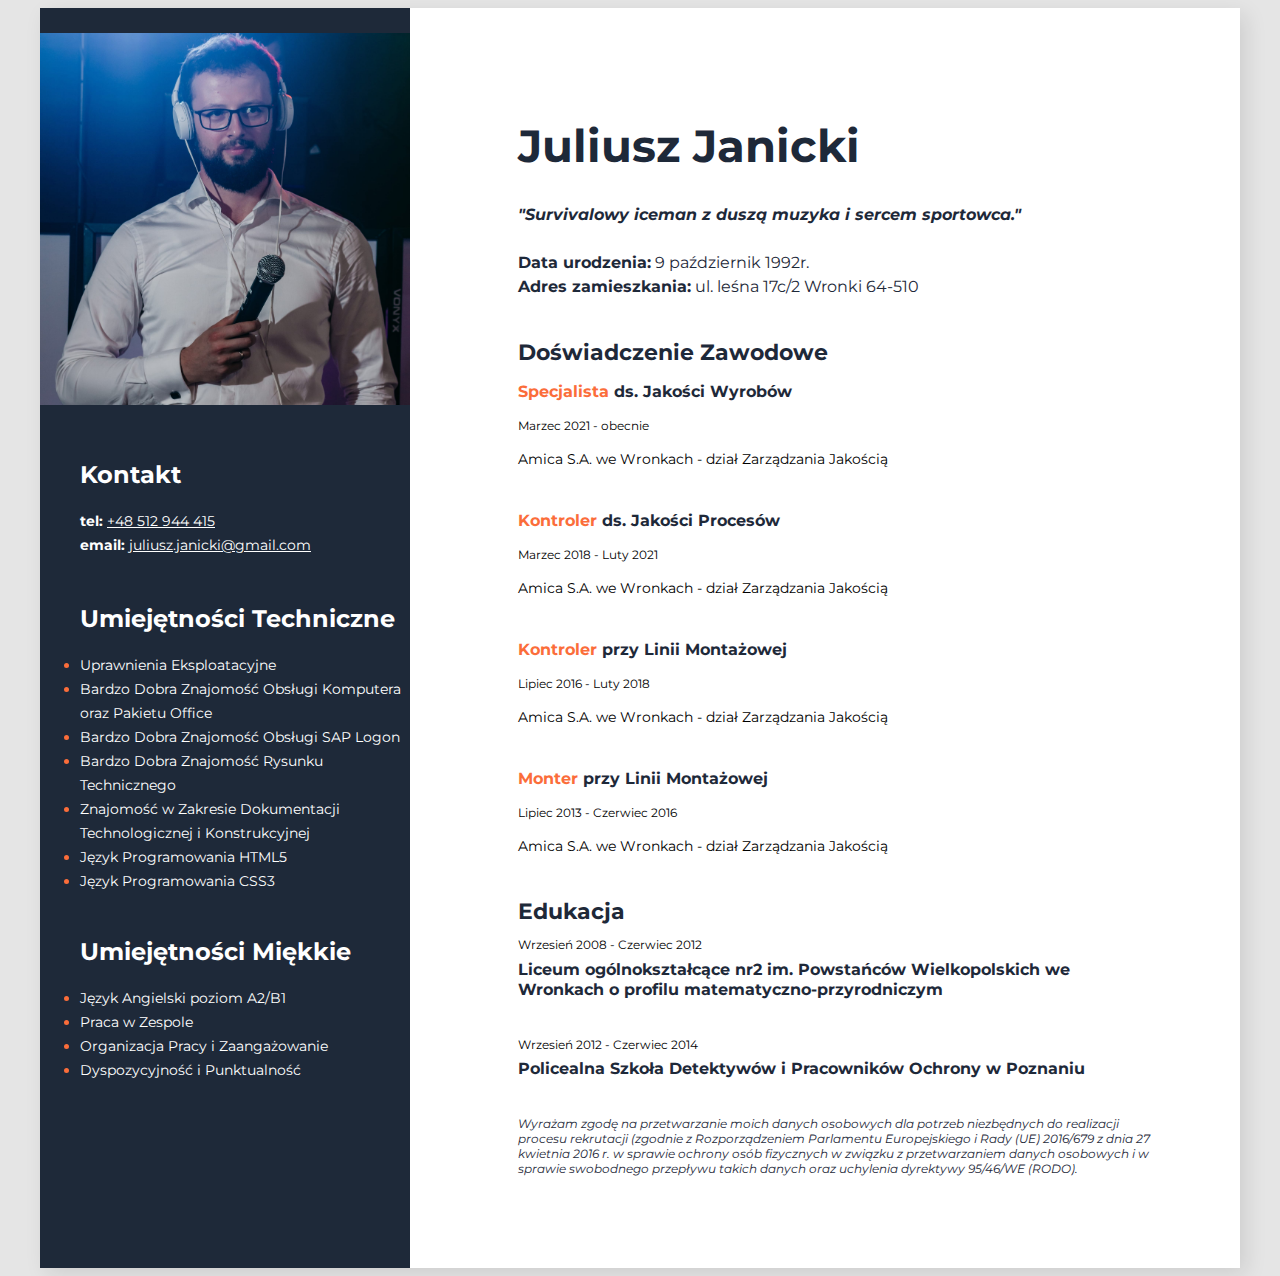
<file: index.html>
<!DOCTYPE html>
<html lang="pl">
  <head>
    <meta charset="UTF-8" />
    <meta http-equiv="X-UA-Compatible" content="IE=edge" />
    <meta name="viewport" content="width=device-width, initial-scale=1.0" />
    <title>K4pe7u CV</title>

    <link rel="preconnect" href="https://fonts.googleapis.com" />
    <link rel="preconnect" href="https://fonts.gstatic.com" crossorigin />
    <link
      href="https://fonts.googleapis.com/css2?family=Montserrat:wght@400;700&display=swap"
      rel="stylesheet"
    />

    <link href="style.css" rel="stylesheet" />
  </head>
  <body>
    <div class="wrapper">
      <main>
        <div class="main-description">
          <h1>Juliusz Janicki</h1>

          <ul class="description">
            <li>
              <b
                ><i
                  >"Survivalowy iceman z duszą muzyka i sercem sportowca."</i
                ></b
              >
            </li>
            <br />
            <li><b>Data urodzenia:</b> 9 październik 1992r.</li>
            <li><b>Adres zamieszkania:</b> ul. leśna 17c/2 Wronki 64-510</li>
          </ul>
        </div>

        <div>
          <h2 class="header-primary">Doświadczenie Zawodowe</h2>

          <h3 class="job-name">
            <span class="highlight">Specjalista</span> ds. Jakości Wyrobów
          </h3>

          <p class="job-date">Marzec 2021 - obecnie</p>
          <p class="job-list">
            Amica S.A. we Wronkach - dział Zarządzania Jakością
          </p>
        </div>

        <div>
          <h3 class="job-name">
            <span class="highlight">Kontroler</span> ds. Jakości Procesów
          </h3>

          <p class="job-date">Marzec 2018 - Luty 2021</p>
          <p class="job-list">
            Amica S.A. we Wronkach - dział Zarządzania Jakością
          </p>
        </div>

        <div>
          <h3 class="job-name">
            <span class="highlight">Kontroler</span> przy Linii Montażowej
          </h3>

          <p class="job-date">Lipiec 2016 - Luty 2018</p>
          <p class="job-list">
            Amica S.A. we Wronkach - dział Zarządzania Jakością
          </p>
        </div>

        <div>
          <h3 class="job-name">
            <span class="highlight">Monter</span> przy Linii Montażowej
          </h3>

          <p class="job-date">Lipiec 2013 - Czerwiec 2016</p>
          <p class="job-list">
            Amica S.A. we Wronkach - dział Zarządzania Jakością
          </p>
        </div>

        <div>
          <h2 class="header-primary">Edukacja</h2>

          <p class="education-date">Wrzesień 2008 - Czerwiec 2012</p>
          <h6 class="education">
            Liceum ogólnokształcące nr2 im. Powstańców Wielkopolskich we
            Wronkach o profilu matematyczno-przyrodniczym
          </h6>
        </div>
        <div>
          <p class="education-date">Wrzesień 2012 - Czerwiec 2014</p>
          <h6 class="education">
            Policealna Szkoła Detektywów i Pracowników Ochrony w Poznaniu
          </h6>
        </div>
        <p class="footer"><i>Wyrażam zgodę na przetwarzanie moich danych osobowych dla potrzeb niezbędnych do realizacji procesu rekrutacji (zgodnie z Rozporządzeniem Parlamentu Europejskiego i Rady (UE) 2016/679 z dnia 27 kwietnia 2016 r. w sprawie ochrony osób fizycznych w związku z przetwarzaniem danych osobowych i w sprawie swobodnego przepływu takich danych oraz uchylenia dyrektywy 95/46/WE (RODO).</i></p>
      </main>
      <aside>
        <img
          class="cv-photo"
          src="my-photo.jpg"
          width="370"
          alt="zdjęcie mężczyzna z brodą z mikrofonem w ręku"
        />
        <div class="contact-block">
          <h2 class="header-secondary">Kontakt</h2>
          <p class="contact-links">
            <span class="bold">tel:</span>
            <a class="contact-links" href="tel:+48 512 944 415"
              >+48 512 944 415</a
            >
            <br />
            <span class="bold">email:</span>
            <a class="contact-links" href="mailto:juliusz.janicki@gmail.com"
              >juliusz.janicki@gmail.com</a
            >
          </p>
        </div>

        <div class="tech-skills-block">
          <h2 class="header-secondary">Umiejętności Techniczne</h2>

          <ul class="list-secondary">
            <li>
              <span class="list-secondary-item"
                >Uprawnienia Eksploatacyjne</span
              >
            </li>
            <li>
              <span class="list-secondary-item"
                >Bardzo Dobra Znajomość Obsługi Komputera oraz Pakietu
                Office</span
              >
            </li>
            <li>
              <span class="list-secondary-item"
                >Bardzo Dobra Znajomość Obsługi SAP Logon
              </span>
            </li>
            <li>
              <span class="list-secondary-item"
                >Bardzo Dobra Znajomość Rysunku Technicznego</span
              >
            </li>
            <li>
              <span class="list-secondary-item"
                >Znajomość w Zakresie Dokumentacji Technologicznej i
                Konstrukcyjnej</span
              >
            </li>
            <li>
              <span class="list-secondary-item">Język Programowania HTML5</span>
            </li>
            <li>
              <span class="list-secondary-item">Język Programowania CSS3</span>
            </li>
          </ul>
        </div>

        <div class="soft-skills-block">
          <h2 class="header-secondary">Umiejętności Miękkie</h2>

          <ul class="list-secondary">
            <li>
              <span class="list-secondary-item"
                >Język Angielski poziom A2/B1</span
              >
            </li>
            <li><span class="list-secondary-item">Praca w Zespole</span></li>
            <li>
              <span class="list-secondary-item"
                >Organizacja Pracy i Zaangażowanie</span
              >
            </li>
            <li>
              <span class="list-secondary-item"
                >Dyspozycyjność i Punktualność</span
              >
            </li>
          </ul>
        </div>
      </aside>
    </div>
  </body>
</html>
</file>
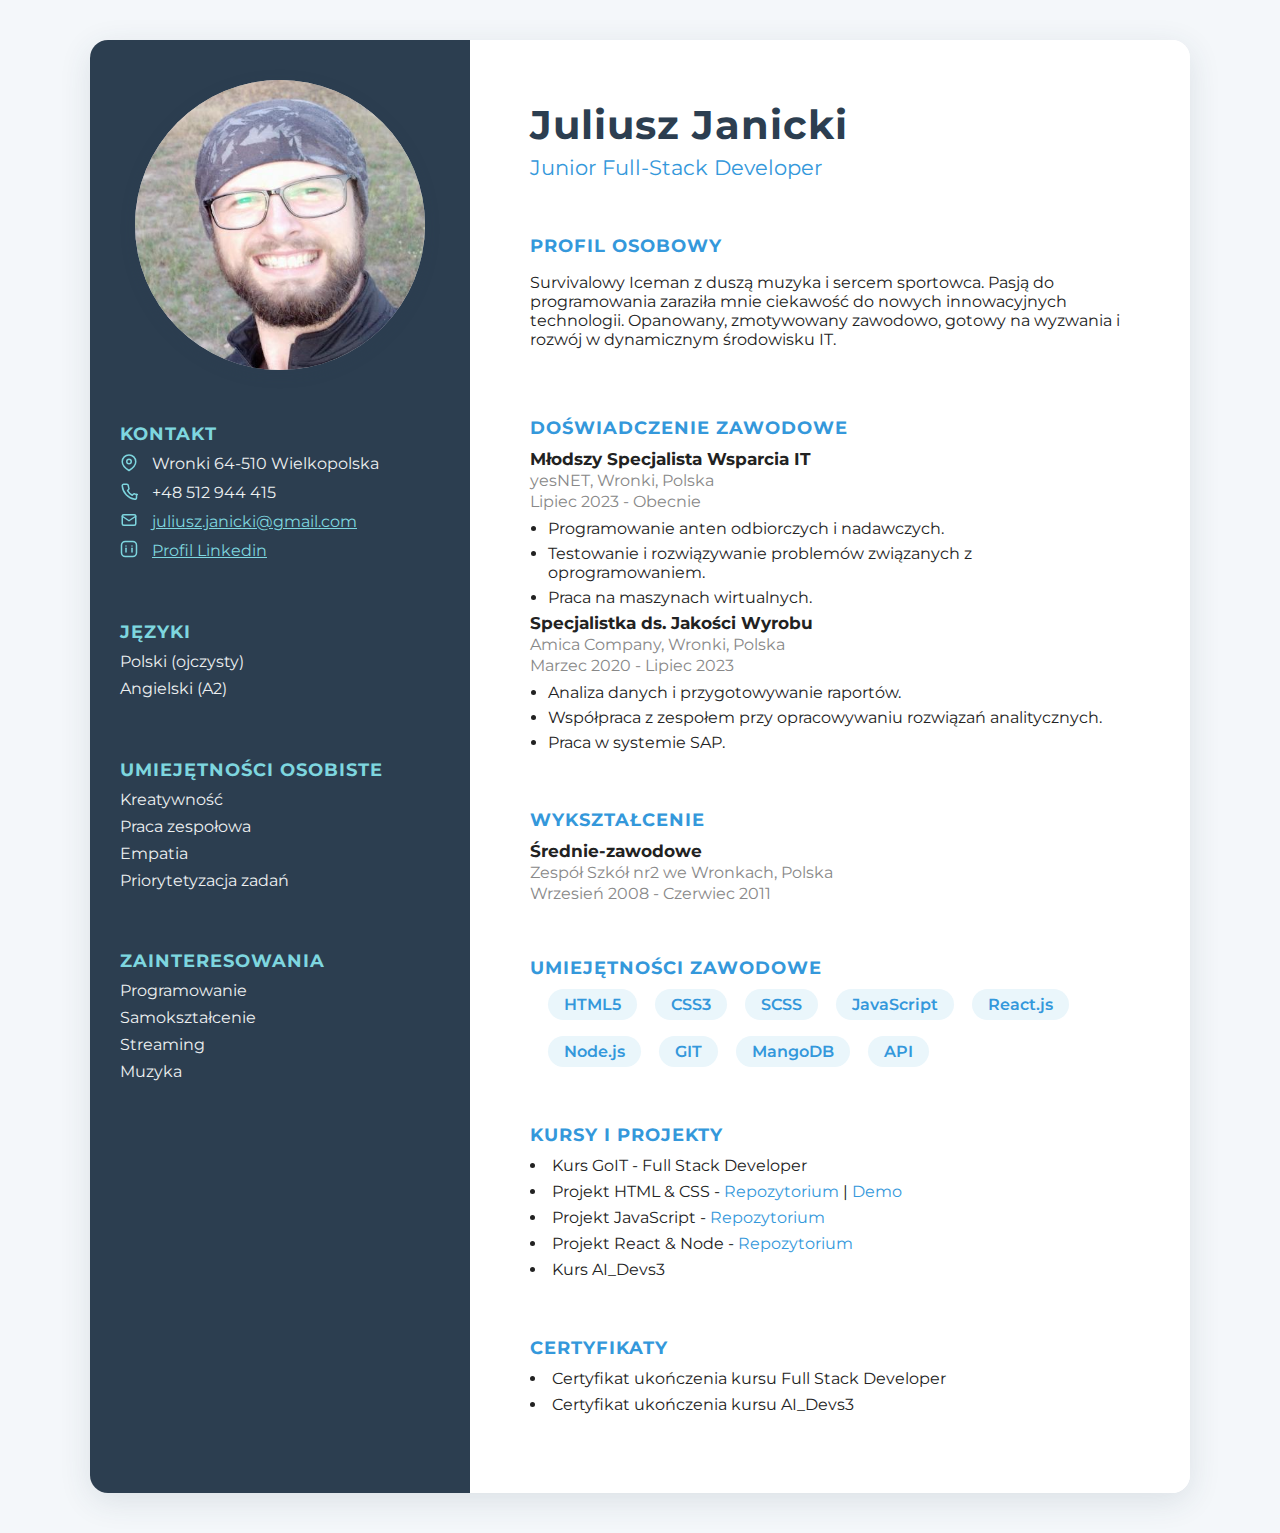
<file: cv-modern.html>
<!DOCTYPE html>
<html lang="pl">
  <head>
    <meta charset="UTF-8" />
    <meta name="viewport" content="width=device-width, initial-scale=1.0" />
    <title>Juliusz Janicki - CV</title>
    <link
      href="https://fonts.googleapis.com/css2?family=Montserrat:wght@400;700&display=swap"
      rel="stylesheet" />
    <link rel="stylesheet" href="cv-modern.css" />
  </head>
  <body>
    <div class="cv-wrapper">
      <aside class="cv-sidebar">
        <div class="cv-photo">
          <img src="assets/image.png" alt="Zdjęcie Juliusza Janickiego" />
        </div>
        <div class="cv-contact">
          <h2>Kontakt</h2>
          <ul>
            <li>
              <span class="icon-contact">
                <svg
                  width="18"
                  height="18"
                  viewBox="0 0 24 24"
                  fill="none"
                  stroke="#7ed6df"
                  stroke-width="2"
                  stroke-linecap="round"
                  stroke-linejoin="round">
                  <path
                    d="M21 10.2C21 16.2 12 22 12 22S3 16.2 3 10.2a9 9 0 1 1 18 0z" />
                  <circle cx="12" cy="10" r="3" />
                </svg>
              </span>
              Wronki 64-510 Wielkopolska
            </li>
            <li>
              <span class="icon-contact">
                <svg
                  width="18"
                  height="18"
                  viewBox="0 0 24 24"
                  fill="none"
                  stroke="#7ed6df"
                  stroke-width="2"
                  stroke-linecap="round"
                  stroke-linejoin="round">
                  <path
                    d="M22 16.92V21a2 2 0 0 1-2.18 2A19.72 19.72 0 0 1 3 5.18 2 2 0 0 1 5 3h4.09a2 2 0 0 1 2 1.72c.13 1.13.37 2.23.72 3.28a2 2 0 0 1-.45 2.11l-1.27 1.27a16 16 0 0 0 6.29 6.29l1.27-1.27a2 2 0 0 1 2.11-.45c1.05.35 2.15.59 3.28.72A2 2 0 0 1 22 16.92z" />
                </svg>
              </span>
              +48 512 944 415
            </li>
            <li>
              <span class="icon-contact">
                <svg
                  width="18"
                  height="18"
                  viewBox="0 0 24 24"
                  fill="none"
                  stroke="#7ed6df"
                  stroke-width="2"
                  stroke-linecap="round"
                  stroke-linejoin="round">
                  <rect x="3" y="5" width="18" height="14" rx="2" ry="2" />
                  <polyline points="3 7 12 13 21 7" />
                </svg>
              </span>
              <a href="mailto:juliusz.janicki@gmail.com"
                >juliusz.janicki@gmail.com</a
              >
            </li>
            <li>
              <span class="icon-contact">
                <svg
                  width="18"
                  height="18"
                  viewBox="0 0 24 24"
                  fill="none"
                  stroke="#7ed6df"
                  stroke-width="2"
                  stroke-linecap="round"
                  stroke-linejoin="round">
                  <rect x="2" y="2" width="20" height="20" rx="5" ry="5" />
                  <line x1="16" y1="11" x2="16" y2="16" />
                  <line x1="8" y1="11" x2="8" y2="16" />
                  <line x1="8" y1="8" x2="8" y2="8" />
                  <line x1="16" y1="8" x2="16" y2="8" />
                </svg>
              </span>
              <a href="https://www.linkedin.com/in/yourprofile" target="_blank"
                >Profil Linkedin</a
              >
            </li>
          </ul>
        </div>
        <div class="cv-languages">
          <h2>Języki</h2>
          <ul>
            <li>Polski (ojczysty)</li>
            <li>Angielski (A2)</li>
          </ul>
        </div>
        <div class="cv-personal-skills">
          <h2>Umiejętności Osobiste</h2>
          <ul>
            <li>Kreatywność</li>
            <li>Praca zespołowa</li>
            <li>Empatia</li>
            <li>Priorytetyzacja zadań</li>
          </ul>
        </div>
        <div class="cv-interests">
          <h2>Zainteresowania</h2>
          <ul>
            <li>Programowanie</li>
            <li>Samokształcenie</li>
            <li>Streaming</li>
            <li>Muzyka</li>
          </ul>
        </div>
      </aside>
      <main class="cv-main">
        <header class="cv-header">
          <h1>Juliusz Janicki</h1>
          <h2>Junior Full-Stack Developer</h2>
        </header>
        <section class="cv-profile">
          <h3>Profil osobowy</h3>
          <p>
            Survivalowy Iceman z duszą muzyka i sercem sportowca. Pasją do
            programowania zaraziła mnie ciekawość do nowych innowacyjnych
            technologii. Opanowany, zmotywowany zawodowo, gotowy na wyzwania i
            rozwój w dynamicznym środowisku IT.
          </p>
        </section>
        <section class="cv-experience">
          <h3>Doświadczenie zawodowe</h3>
          <div class="cv-job">
            <h4>Młodszy Specjalista Wsparcia IT</h4>
            <span class="cv-job-place">yesNET, Wronki, Polska</span>
            <span class="cv-job-date">Lipiec 2023 - Obecnie</span>
            <ul>
              <li>Programowanie anten odbiorczych i nadawczych.</li>
              <li>
                Testowanie i rozwiązywanie problemów związanych z
                oprogramowaniem.
              </li>
              <li>Praca na maszynach wirtualnych.</li>
            </ul>
          </div>
          <div class="cv-job">
            <h4>Specjalistka ds. Jakości Wyrobu</h4>
            <span class="cv-job-place">Amica Company, Wronki, Polska</span>
            <span class="cv-job-date">Marzec 2020 - Lipiec 2023</span>
            <ul>
              <li>Analiza danych i przygotowywanie raportów.</li>
              <li>
                Współpraca z zespołem przy opracowywaniu rozwiązań
                analitycznych.
              </li>
              <li>Praca w systemie SAP.</li>
            </ul>
          </div>
        </section>
        <section class="cv-education">
          <h3>Wykształcenie</h3>
          <div class="cv-school">
            <h4>Średnie-zawodowe</h4>
            <span class="cv-school-name"
              >Zespół Szkół nr2 we Wronkach, Polska</span
            >
            <span class="cv-school-date">Wrzesień 2008 - Czerwiec 2011</span>
          </div>
        </section>
        <section class="cv-skills">
          <h3>Umiejętności Zawodowe</h3>
          <ul class="cv-skills-list">
            <li>HTML5</li>
            <li>CSS3</li>
            <li>SCSS</li>
            <li>JavaScript</li>
            <li>React.js</li>
            <li>Node.js</li>
            <li>GIT</li>
            <li>MangoDB</li>
            <li>API</li>
          </ul>
        </section>
        <section class="cv-courses-projects">
          <h3>Kursy i Projekty</h3>
          <ul>
            <li>Kurs GoIT - Full Stack Developer</li>
            <li>
              Projekt HTML &amp; CSS -
              <a
                href="https://github.com/KamilD90/projekt-grupa-3"
                target="_blank"
                >Repozytorium</a
              >
              |
              <a
                href="https://kamild90.github.io/projekt-grupa-3/"
                target="_blank"
                >Demo</a
              >
            </li>
            <li>
              Projekt JavaScript -
              <a
                href="https://github.com/Jarek-Dzwolak/FILM_SEARCH_PROJECT-Group-ProjectJS"
                target="_blank"
                >Repozytorium</a
              >
            </li>
            <li>
              Projekt React &amp; Node -
              <a
                href="https://github.com/Jarek-Dzwolak/Wallet-App-Node-React"
                target="_blank"
                >Repozytorium</a
              >
            </li>
            <li>Kurs AI_Devs3</li>
          </ul>
        </section>
        <section class="cv-certificates">
          <h3>Certyfikaty</h3>
          <ul>
            <li>Certyfikat ukończenia kursu Full Stack Developer</li>
            <li>Certyfikat ukończenia kursu AI_Devs3</li>
          </ul>
        </section>
      </main>
    </div>
  </body>
</html>
</file>
<file: style.css>
body {
  font-family: "Montserrat", sans-serif;
  background: #e5e5e5;
}
.wrapper {
  display: flex;
  flex-direction: row-reverse;
  justify-content: center;
  width: 1200px;
  margin: 0 auto;
  background: #ffffff;
  box-shadow: 6px 6px 20px rgba(0, 0, 0, 0.1);
}

aside {
  width: 370px;
  background: #1e2939;
}

.cv-photo {
  margin-top: 25px;
}

.header-secondary {
  color: #ffffff;
}
.contact-links {
  color: #ffffff;
  font-size: 14px;
  line-height: 24px;
}

.bold {
  font-weight: 700;
}

.list-secondary {
  color: #fb6d3a;
  font-size: 14px;
  line-height: 24px;
  margin-left: 0px;
  padding-left: 0px;
}

.list-secondary-item {
  color: #ffffff;
  list-style-position: inside;
}

.contact-block {
  margin-top: 51px;
  margin-left: 40px;
}

.tech-skills-block {
  margin-top: 47px;
  margin-left: 40px;
  list-style-position: outside;
}

.soft-skills-block {
  margin-top: 44px;
  margin-left: 40px;
}

main {
  padding: 80px 88px 80px 88px;
}

.main-description {
  width: 400px;
}

.job-title {
  font-weight: 700;
  font-size: 14px;
  line-height: 17px;
}

h1 {
  font-weight: 700;
  font-size: 45px;
  line-height: 55px;
  padding-left: 20px;
  color: #1e2939;
}

.description {
  font-weight: 400px;
  font-size: 16px;
  line-height: 24px;
  color: #1e2939;
  margin-bottom: 40px;
  padding-left: 20px;
  list-style: none;
  width: 830px;
}

.list-primary {
  font-weight: 700;
  font-size: 14px;
  line-height: 24px;
  padding-left: 20px;
  list-style-position: inside;
  color: #1e2939;
}

.list-primary-item {
  font-weight: 400;
  font-size: 14px;
  line-height: 24px;
  color: #595959;
  text-decoration: none;
}

.header-primary {
  font-weight: 700;
  font-size: 22px;
  line-height: 27px;
  margin-bottom: 12px;
  padding-left: 20px;
  color: #1e2939;
}

.job-name {
  font-weight: 700;
  font-size: 16px;
  line-height: 20px;
  padding-left: 20px;
  color: #1e2939;
}

.highlight {
  color: #fb6d3a;
}

.job-date {
  font-weight: 400;
  font-size: 12px;
  line-height: 15px;
  color: black;
  padding-left: 20px;
}

.job-list {
  font-weight: 400;
  font-size: 14px;
  line-height: 24px;
  color: black;
  padding-left: 20px;
  margin-bottom: 40px;
}
.education {
  font-weight: 700;
  font-size: 16px;
  line-height: 20px;
  padding-left: 20px;
  color: #1e2939;
}
.education-date {
  font-weight: 400;
  font-size: 12px;
  line-height: 15px;
  color: black;
  padding-left: 20px;
  margin-bottom: -30px;
}
.footer {
  font-weight: 400;
  font-size: 12px;
  line-height: 15px;
  color: black;
  padding-left: 20px;
  color: #1e2939
}
</file>
<file: cv-modern.css>
body {
  font-family: "Montserrat", sans-serif;
  background: #f4f7fa;
  color: #222;
  margin: 0;
  padding: 0;
}

.cv-wrapper {
  display: flex;
  max-width: 1100px;
  margin: 40px auto;
  background: #fff;
  box-shadow: 0 8px 32px rgba(44, 62, 80, 0.12);
  border-radius: 18px;
  overflow: hidden;
}

.cv-sidebar {
  background: #2c3e50;
  color: #ecf0f1;
  width: 320px;
  min-width: 260px;
  padding: 40px 30px 30px 30px;
  display: flex;
  flex-direction: column;
  align-items: center;
  position: relative;
}

.cv-photo {
  width: 290px;
  height: 290px;
  border-radius: 50%;
  overflow: hidden;
  margin-bottom: 0;
  position: relative;
  background: #bdc3c7;
  box-shadow: 0 4px 16px rgba(44, 62, 80, 0.15);
  z-index: 1;
}
.cv-photo img {
  width: 100%;
  height: 100%;
  object-fit: cover;
  display: block;
}
.cv-photo::after {
  content: "";
  position: absolute;
  left: 0;
  right: 0;
  bottom: -38px;
  margin: auto;
  width: 0;
  height: 0;
  border-left: 70px solid transparent;
  border-right: 70px solid transparent;
  border-top: 38px solid #2c3e50;
  z-index: 2;
}

.cv-contact,
.cv-languages,
.cv-personal-skills,
.cv-interests {
  margin-top: 38px;
  width: 100%;
}
.cv-contact h2,
.cv-languages h2,
.cv-personal-skills h2,
.cv-interests h2 {
  font-size: 1.1em;
  margin-bottom: 10px;
  letter-spacing: 1px;
  color: #7ed6df;
  text-transform: uppercase;
  font-weight: 700;
}
.cv-contact ul,
.cv-languages ul,
.cv-personal-skills ul,
.cv-interests ul {
  list-style: none;
  padding: 0;
  margin: 0;
}
.cv-contact li,
.cv-languages li,
.cv-personal-skills li,
.cv-interests li {
  margin-bottom: 8px;
  font-size: 0.98em;
}
.cv-contact a {
  color: #7ed6df;
  word-break: break-all;
}

.cv-main {
  flex: 1;
  padding: 60px 60px 40px 60px;
  background: #fff;
  display: flex;
  flex-direction: column;
  justify-content: flex-start;
}
.cv-header {
  margin-bottom: 18px;
}
.cv-header h1 {
  font-size: 2.5em;
  font-weight: 700;
  margin: 0 0 6px 0;
  color: #2c3e50;
  letter-spacing: 1px;
}
.cv-header h2 {
  font-size: 1.3em;
  color: #3498db;
  margin: 0 0 18px 0;
  font-weight: 400;
}
.cv-main section {
  margin-bottom: 32px;
}
.cv-main h3 {
  font-size: 1.15em;
  color: #3498db;
  margin-bottom: 10px;
  text-transform: uppercase;
  letter-spacing: 1px;
}
.cv-main h4 {
  font-size: 1.05em;
  color: #222;
  margin: 0 0 2px 0;
  font-weight: 700;
}
.cv-job-place,
.cv-job-date,
.cv-school-name,
.cv-school-date {
  display: block;
  font-size: 0.98em;
  color: #888;
  margin-bottom: 2px;
}
.cv-main ul {
  margin: 8px 0 0 18px;
  padding: 0;
}
.cv-main li {
  margin-bottom: 6px;
  font-size: 1em;
}
.cv-skills-list {
  display: flex;
  flex-wrap: wrap;
  gap: 10px 18px;
  list-style: none;
  padding: 0;
  margin: 0;
}
.cv-skills-list li {
  background: #eaf6fb;
  color: #3498db;
  padding: 6px 16px;
  border-radius: 16px;
  font-size: 0.98em;
  font-weight: 600;
  margin-bottom: 6px;
}
.cv-courses-projects ul,
.cv-certificates ul {
  list-style: disc inside;
  margin-left: 0;
}
.cv-courses-projects li,
.cv-certificates li {
  margin-bottom: 7px;
}
.cv-courses-projects a {
  color: #3498db;
  text-decoration: none;
}
.cv-courses-projects a:hover {
  text-decoration: underline;
}
@media (max-width: 900px) {
  .cv-wrapper {
    flex-direction: column;
    max-width: 98vw;
  }
  .cv-sidebar {
    width: 100%;
    min-width: unset;
    flex-direction: row;
    align-items: flex-start;
    padding: 30px 10px 10px 10px;
    justify-content: flex-start;
  }
  .cv-photo {
    margin: 0 24px 0 0;
  }
  .cv-main {
    padding: 30px 10px 20px 10px;
  }
}
@media (max-width: 600px) {
  .cv-header h1 {
    font-size: 1.5em;
  }
  .cv-header h2 {
    font-size: 1em;
  }
  .cv-main {
    padding: 10px 2vw;
  }
}

.icon-contact {
  display: inline-block;
  vertical-align: middle;
  margin-right: 8px;
  line-height: 1;
}
.cv-contact li {
  display: flex;
  align-items: center;
  gap: 6px;
}
.cv-contact a {
  display: inline-block;
  vertical-align: middle;
}
</file>
